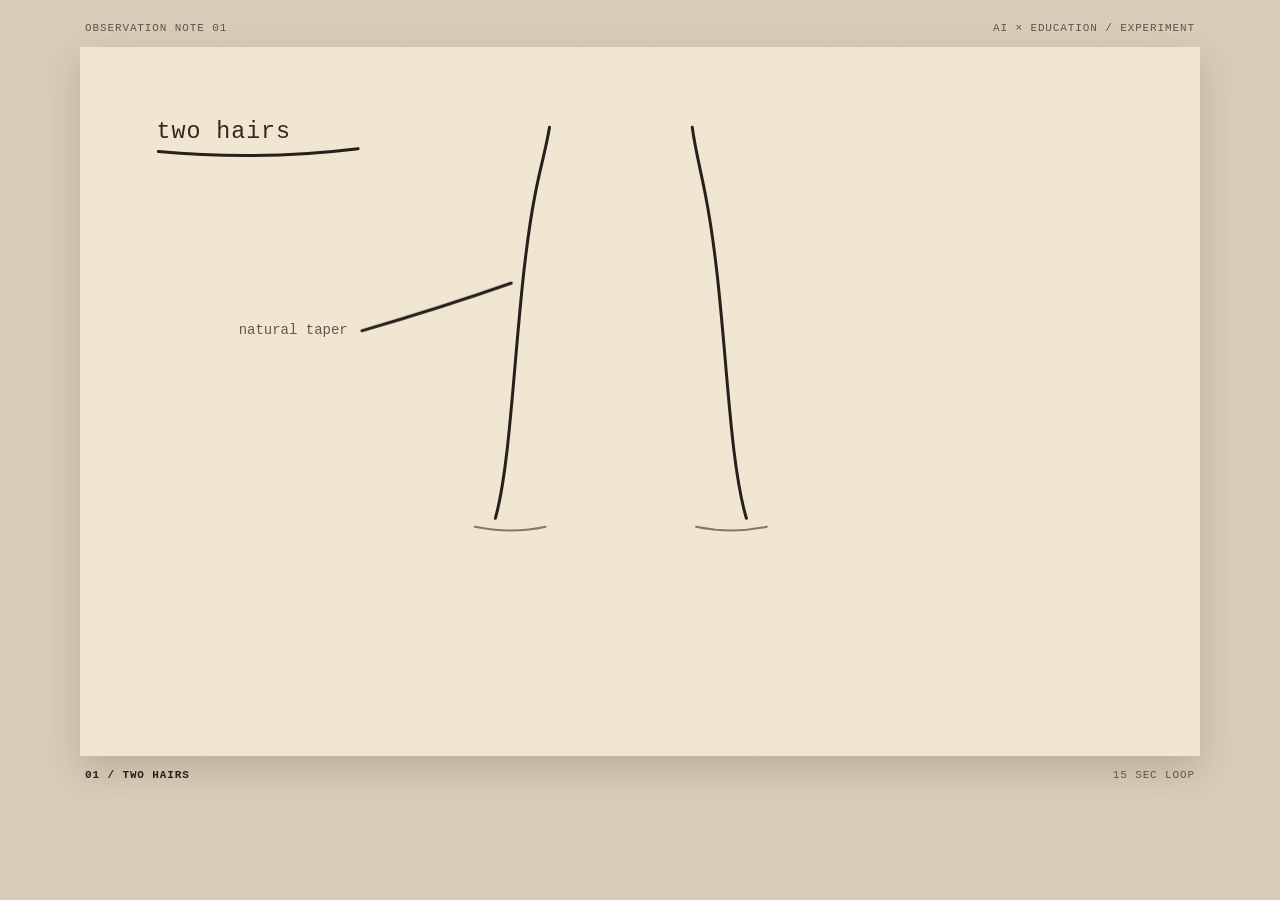
<file: index.html>
<!doctype html>
<html lang="en">
  <head>
    <meta charset="UTF-8" />
    <meta name="viewport" content="width=device-width, initial-scale=1.0" />
    <title>Two Hairs / Liquid Bridge</title>
    <link rel="stylesheet" href="styles.css" />
  </head>
  <body>
    <main class="page">
      <header class="titlebar">
        <p>OBSERVATION NOTE 01</p>
        <p>AI × EDUCATION / EXPERIMENT</p>
      </header>

      <section class="canvas-wrap" aria-label="Animated research sketch of liquid transfer between two hairs">
        <svg id="sketch" viewBox="0 0 1200 760" role="img" aria-labelledby="scene-title scene-description">
          <title id="scene-title">Two hairs and a liquid bridge</title>
          <desc id="scene-description">A hand-drawn study that shifts attention from two hairs, to their gap, to liquid bridging the gap, and finally to liquid on a substrate.</desc>
          <defs>
            <filter id="paper-grain"><feTurbulence type="fractalNoise" baseFrequency=".75" numOctaves="3" stitchTiles="stitch"/><feColorMatrix type="saturate" values="0"/><feComponentTransfer><feFuncA type="table" tableValues="0 .075"/></feComponentTransfer></filter>
          </defs>
          <rect class="paper" width="1200" height="760" rx="3" />
          <rect class="grain" width="1200" height="760" filter="url(#paper-grain)" />

          <g id="underlines" class="ink soft"></g>
          <g id="hairs" class="ink"></g>
          <g id="gap-guide" class="ink soft"></g>
          <g id="liquid" class="liquid"></g>
          <g id="substrate" class="ink"></g>
          <g id="attention" class="ink"></g>
          <g id="annotations" class="ink"></g>
          <g id="caption" class="ink"></g>
        </svg>
      </section>

      <footer>
        <span id="stage-label">01 / TWO HAIRS</span>
        <span>15 SEC LOOP</span>
      </footer>
    </main>
    <script src="config.js"></script>
    <script src="timeline.js"></script>
  </body>
</html>
</file>
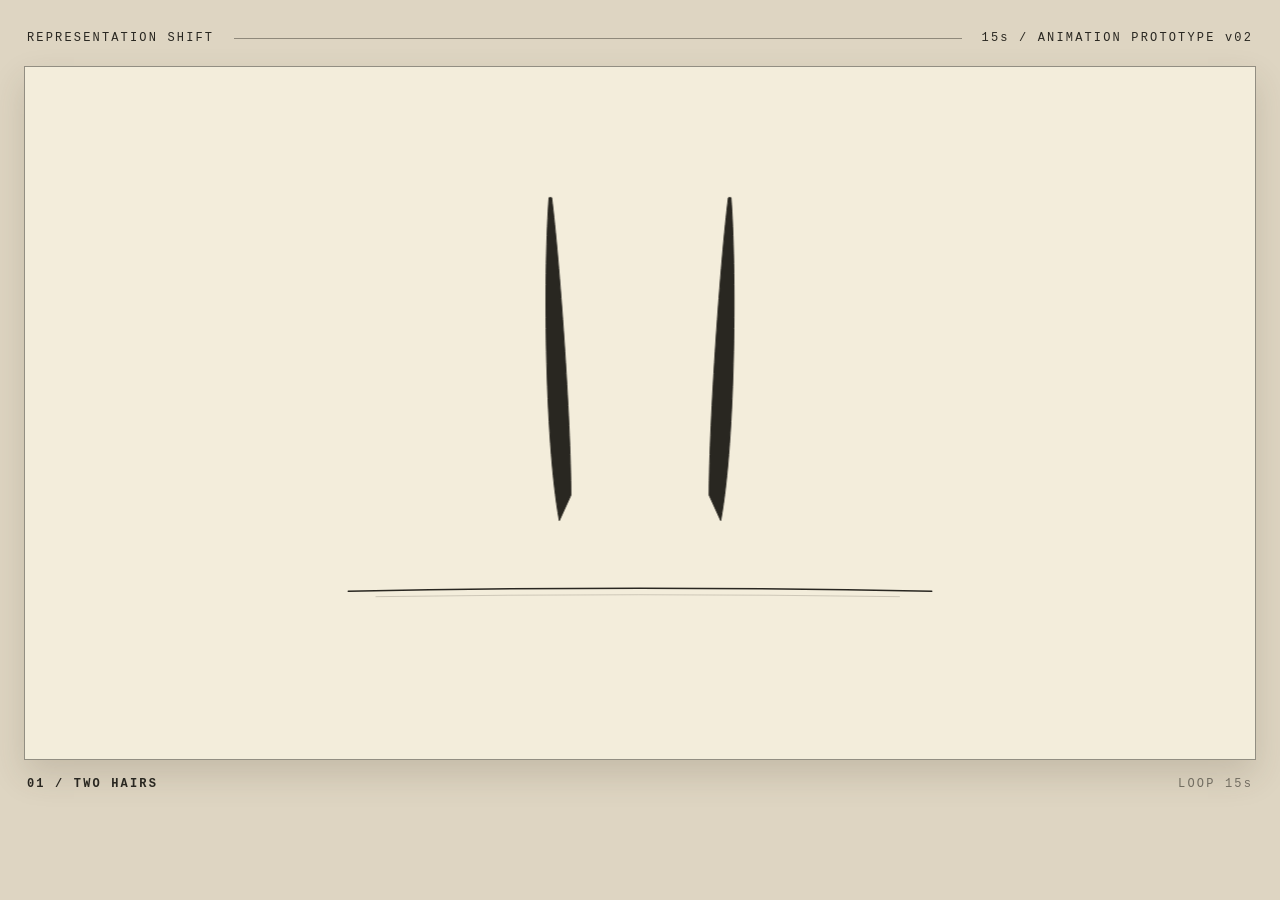
<file: experiments/v02_attention_shift/index.html>
<!doctype html>
<html lang="en">
  <head>
    <meta charset="UTF-8" />
    <meta name="viewport" content="width=device-width, initial-scale=1.0" />
    <meta name="description" content="A 15-second research-sketch animation about attention shifting between two hairs." />
    <title>Attention Shift / Animation Prototype v02</title>
    <link rel="stylesheet" href="styles.css" />
  </head>
  <body>
    <main class="prototype">
      <header class="masthead" aria-label="Prototype information">
        <span>REPRESENTATION SHIFT</span>
        <span>15s / ANIMATION PROTOTYPE v02</span>
      </header>

      <section class="drawing-sheet" aria-label="Animated scientific sketch">
        <svg id="scene" viewBox="0 0 1600 900" role="img" aria-labelledby="scene-title scene-description">
          <title id="scene-title">Attention shift: two hairs, a gap, a liquid bridge, and transfer</title>
          <desc id="scene-description">A sparse hand-drawn animation keeps two hairs visible while attention moves to the gap, liquid bridge, and transfer to a surface.</desc>
          <rect id="paper" width="100%" height="100%" />
          <g id="hair-layer"></g>
          <g id="surface-layer"></g>
          <g id="attention-layer"></g>
          <g id="liquid-layer"></g>
          <g id="annotation-layer"></g>
        </svg>
      </section>

      <footer class="footer">
        <span id="stage-label">01 / TWO HAIRS</span>
        <span>LOOP 15s</span>
      </footer>
    </main>

    <script src="config.js"></script>
    <script src="timeline.js"></script>
  </body>
</html>
</file>
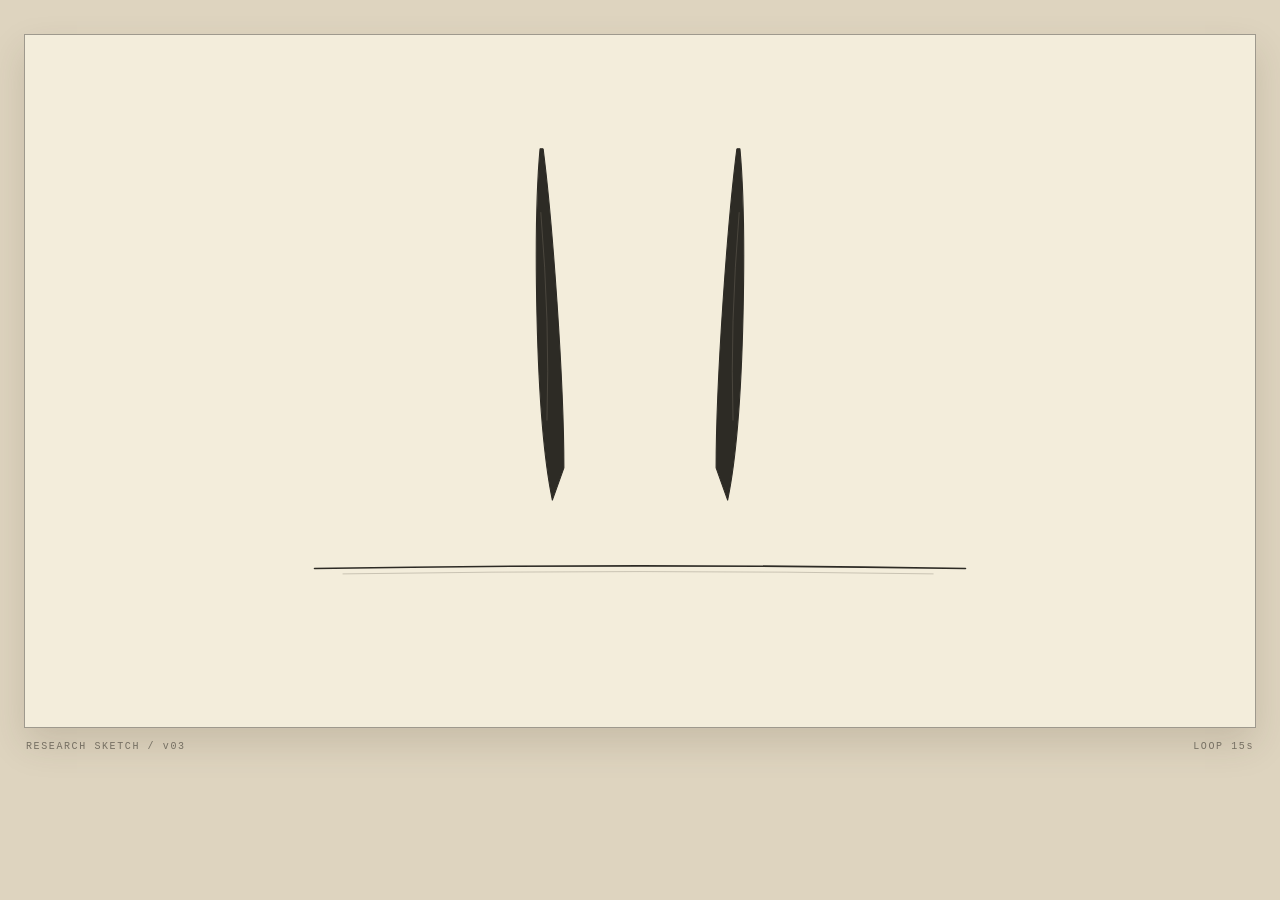
<file: experiments/v03_thinking_on_paper/index.html>
<!doctype html>
<html lang="en">
  <head>
    <meta charset="UTF-8" />
    <meta name="viewport" content="width=device-width, initial-scale=1.0" />
    <meta name="description" content="A continuous researcher-sketch animation of liquid transfer between two hairs." />
    <title>Thinking on Paper / Animation Prototype v03</title>
    <link rel="stylesheet" href="styles.css" />
  </head>
  <body>
    <main class="prototype">
      <section class="drawing-sheet" aria-label="A continuous animated scientific sketch">
        <svg id="scene" viewBox="0 0 1600 900" role="img" aria-labelledby="scene-title scene-description">
          <title id="scene-title">Thinking on paper: two hairs make a liquid bridge and transfer liquid</title>
          <desc id="scene-description">One continuous hand-drawn diagram keeps two tapered hairs visible while a researcher notices their gap, draws a liquid bridge, and follows liquid to a substrate.</desc>
          <rect id="paper" width="100%" height="100%" />
          <g id="surface-layer"></g>
          <g id="hair-layer"></g>
          <g id="thinking-layer"></g>
          <g id="liquid-layer"></g>
          <g id="annotation-layer"></g>
        </svg>
      </section>
      <footer class="footer" aria-hidden="true"><span>RESEARCH SKETCH / v03</span><span>LOOP 15s</span></footer>
    </main>
    <script src="config.js"></script>
    <script src="timeline.js"></script>
  </body>
</html>
</file>
<file: styles.css>
:root { color-scheme: light; }
* { box-sizing: border-box; }
body { margin: 0; min-width: 320px; background: #d8cdb9; color: #231f1a; font-family: "Courier New", Courier, monospace; }
.page { width: min(1120px, calc(100vw - 32px)); margin: 0 auto; padding: 22px 0 28px; }
.titlebar, footer { display: flex; justify-content: space-between; gap: 16px; font-size: 11px; letter-spacing: .08em; color: #5d5448; }
.titlebar { margin: 0 5px 13px; } .titlebar p { margin: 0; }
.canvas-wrap { box-shadow: 0 14px 34px rgba(64, 47, 26, .19); background: #f2ead9; }
svg { display: block; width: 100%; height: auto; }
footer { padding: 13px 5px 0; } footer span:first-child { color: #27211a; font-weight: bold; }
.paper { fill: #f1e7d2; } .grain { opacity: .58; mix-blend-mode: multiply; }
.ink { fill: none; stroke: #252019; stroke-width: 3.2; stroke-linecap: round; stroke-linejoin: round; }
.ink.soft { stroke-width: 2; opacity: .55; }
.liquid { fill: #7a9d99; stroke: #252019; stroke-width: 2.5; stroke-linejoin: round; }
.annotation-text { fill: #30291f; stroke: none; font-size: 20px; letter-spacing: .025em; }
.annotation-small { fill: #635a4d; stroke: none; font-size: 15px; }
.caption { fill: #30291f; stroke: none; font-size: 25px; letter-spacing: .04em; }
.draw { stroke-dasharray: var(--length, 900); stroke-dashoffset: var(--length, 900); }
@media (max-width: 640px) { .page { width: calc(100vw - 18px); padding-top: 12px; } .titlebar, footer { font-size: 9px; } }
</file>
<file: experiments/v02_attention_shift/styles.css>
:root {
  color-scheme: light;
  --paper: #f3eddb;
  --ink: #292721;
  --quiet-ink: #625d52;
  --liquid: #76aeba;
  --attention: #73b8c7;
  --outer-paper: #ded5c2;
}

* { box-sizing: border-box; }

body {
  margin: 0;
  min-width: 320px;
  background: var(--outer-paper);
  color: var(--ink);
  font-family: "Courier New", Courier, monospace;
}

.prototype {
  width: min(1500px, calc(100vw - 48px));
  margin: 0 auto;
  padding: 30px 0 34px;
}

.masthead,
.footer {
  display: flex;
  align-items: center;
  justify-content: space-between;
  gap: 20px;
  font-size: 12px;
  letter-spacing: .18em;
  line-height: 1.35;
}

.masthead { margin: 0 3px 20px; }
.masthead::after {
  content: "";
  order: 1;
  flex: 1;
  height: 1px;
  background: var(--quiet-ink);
  opacity: .72;
}
.masthead span:first-child { order: 0; white-space: nowrap; }
.masthead span:last-child { order: 2; white-space: nowrap; }

.drawing-sheet {
  background: var(--paper);
  border: 1px solid rgba(41, 39, 33, .48);
  box-shadow: 0 15px 32px rgba(66, 54, 36, .16);
}

svg { display: block; width: 100%; height: auto; }
#paper { fill: var(--paper); }

.hair {
  fill: var(--ink);
  stroke: var(--ink);
  stroke-width: 1.3;
  stroke-linejoin: round;
}
.surface { fill: none; stroke: var(--ink); stroke-width: 2; stroke-linecap: round; }
.surface-echo { fill: none; stroke: var(--quiet-ink); stroke-width: 1; opacity: .38; stroke-linecap: round; }
.attention { fill: none; stroke: var(--attention); stroke-width: 2.6; stroke-linecap: round; stroke-dasharray: 12 12; }
.annotation-line { fill: none; stroke: var(--ink); stroke-width: 1.35; stroke-linecap: round; }
.annotation { fill: var(--ink); font-size: 25px; letter-spacing: .12em; }
.liquid { fill: var(--liquid); stroke: var(--ink); stroke-width: 1.7; stroke-linejoin: round; }

.footer { padding: 16px 3px 0; color: var(--quiet-ink); }
#stage-label { color: var(--ink); font-weight: bold; }

@media (max-width: 760px) {
  .prototype { width: min(620px, calc(100vw - 24px)); padding: 16px 0 24px; }
  .masthead, .footer { font-size: 10px; letter-spacing: .11em; }
  .masthead { align-items: flex-start; margin-bottom: 14px; }
  .masthead::after { display: none; }
  .masthead span:last-child { text-align: right; }
  .drawing-sheet { box-shadow: 0 10px 24px rgba(66, 54, 36, .14); }
}
</file>
<file: experiments/v03_thinking_on_paper/styles.css>
:root { color-scheme: light; --paper: #f3eddb; --ink: #2d2b25; --quiet-ink: #756f62; --liquid: #73aeb7; --attention: #548d95; --outer-paper: #ded4bf; }
* { box-sizing: border-box; }
body { margin: 0; min-width: 320px; background: var(--outer-paper); color: var(--ink); font-family: "Courier New", Courier, monospace; }
.prototype { width: min(1500px, calc(100vw - 48px)); margin: 0 auto; padding: 34px 0 25px; }
.drawing-sheet { background: var(--paper); border: 1px solid rgba(45,43,37,.43); box-shadow: 0 16px 34px rgba(66,54,36,.15); }
svg { display: block; width: 100%; height: auto; } #paper { fill: var(--paper); }
.hair { fill: var(--ink); stroke: var(--ink); stroke-width: 1.4; stroke-linejoin: round; }
.hair-mark { fill: none; stroke: var(--quiet-ink); stroke-width: 1.1; stroke-linecap: round; opacity: .48; }
.surface { fill: none; stroke: var(--ink); stroke-width: 2.15; stroke-linecap: round; }
.surface-echo { fill: none; stroke: var(--quiet-ink); stroke-width: 1; stroke-linecap: round; opacity: .43; }
.attention { fill: none; stroke: var(--attention); stroke-width: 2.6; stroke-linecap: round; stroke-linejoin: round; }
.liquid { fill: var(--liquid); stroke: var(--ink); stroke-width: 1.55; stroke-linejoin: round; }
.liquid-edge { fill: none; stroke: var(--attention); stroke-width: 1.25; stroke-linecap: round; opacity: .9; }
.annotation { fill: var(--ink); font-size: 27px; letter-spacing: .07em; font-weight: bold; }
.annotation.small { font-size: 18px; font-weight: normal; letter-spacing: .04em; fill: var(--quiet-ink); }
.annotation.wait { font-size: 25px; font-style: italic; font-weight: normal; letter-spacing: 0; }
.annotation.transfer { font-size: 21px; font-weight: normal; letter-spacing: .04em; }
.footer { display:flex; justify-content:space-between; padding: 13px 2px 0; color: var(--quiet-ink); font-size: 10px; letter-spacing: .16em; }
@media (max-width: 760px) { .prototype { width: min(620px, calc(100vw - 24px)); padding: 17px 0 20px; } .footer { font-size: 9px; } .drawing-sheet { box-shadow: 0 10px 24px rgba(66,54,36,.13); } }
</file>
